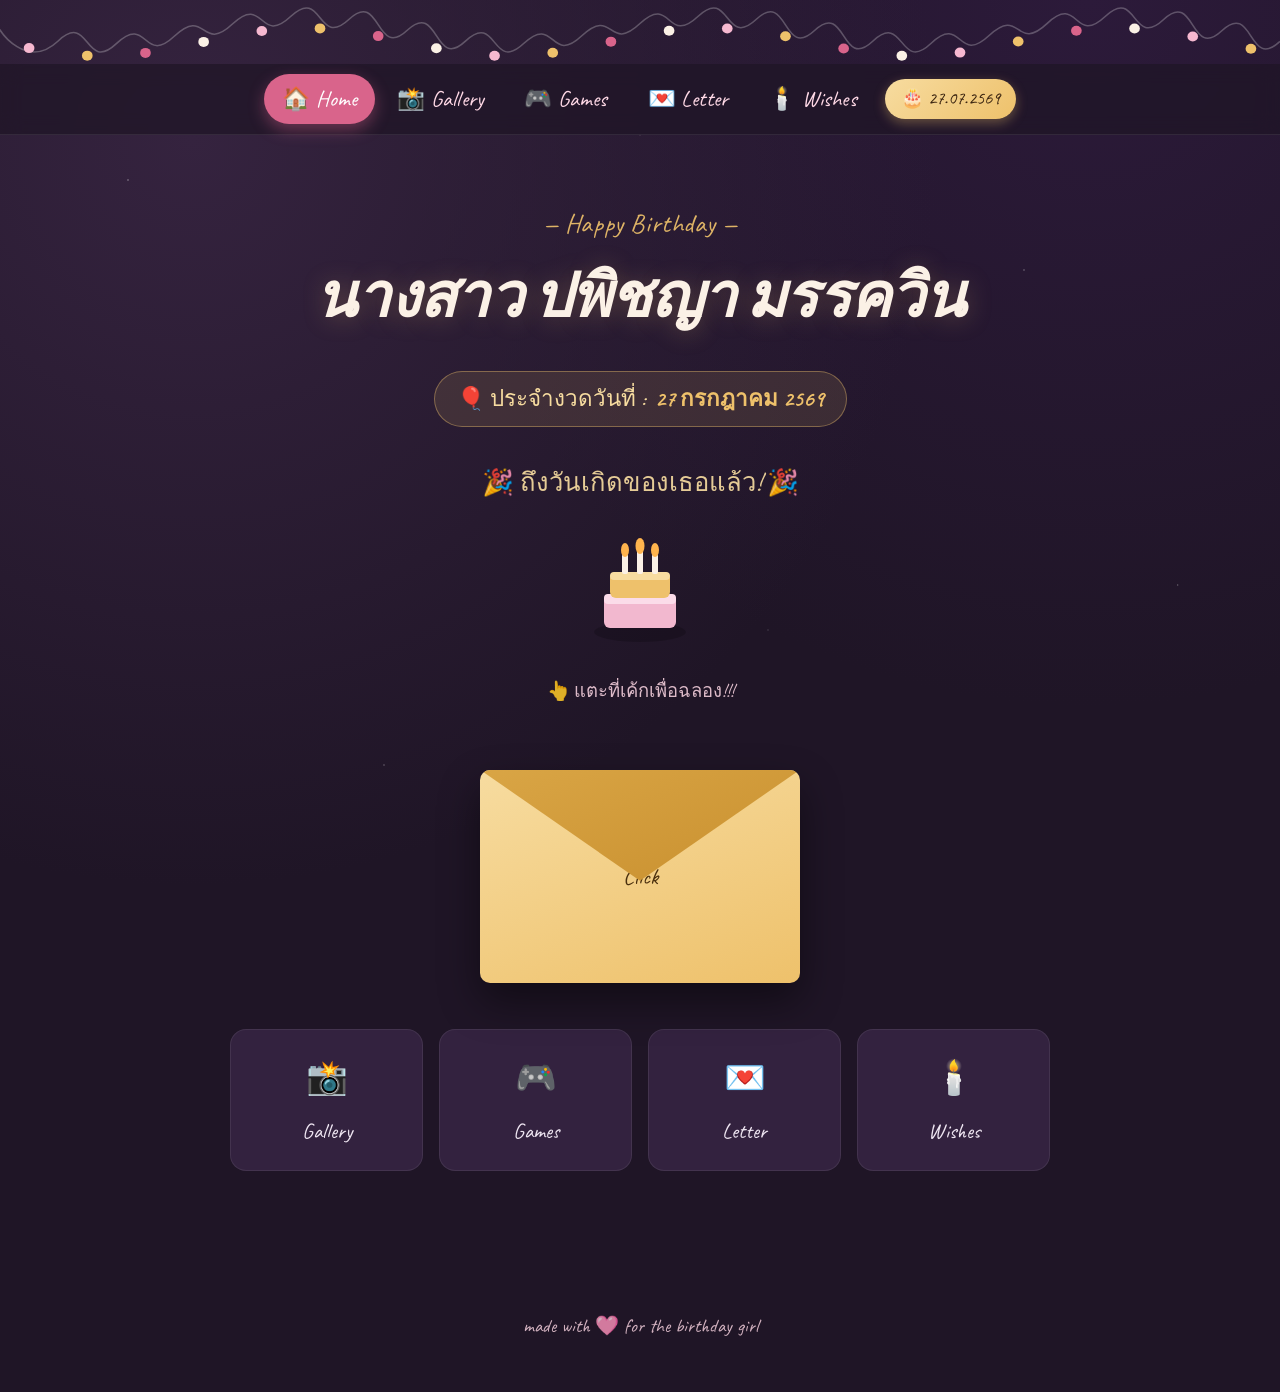
<file: index.html>
<!DOCTYPE html>
<html lang="th">
<head>
<meta charset="UTF-8">
<meta name="viewport" content="width=device-width, initial-scale=1.0">
<title>Happy Birthday 🎂</title>
<link rel="preconnect" href="https://fonts.googleapis.com">
<link href="https://fonts.googleapis.com/css2?family=Fraunces:ital,wght@0,500;0,600;1,600&family=Caveat:wght@500;700&family=Poppins:wght@400;500;600&display=swap" rel="stylesheet">
<link rel="stylesheet" href="assets/style.css">
<style>
  .cover{
    min-height:calc(100vh - 64px);
    display:flex; flex-direction:column; align-items:center; justify-content:center;
    text-align:center;
    padding:20px;
  }
  .cake-wrap{ cursor:pointer; user-select:none; margin-bottom:6px; }
  .envelope{
    margin-top:38px;
    width:min(320px, 80vw);
    aspect-ratio:3/2;
    position:relative;
    cursor:pointer;
  }
  .envelope .body{
    position:absolute; inset:0;
    background:linear-gradient(160deg, var(--gold-soft), var(--gold));
    border-radius:10px;
    box-shadow:0 18px 40px var(--shadow);
    display:flex; align-items:center; justify-content:center;
  }
  .envelope .flap{
    position:absolute; top:0; left:0; width:100%; height:52%;
    background:linear-gradient(160deg,#d9a545,#c9902f);
    clip-path:polygon(0 0, 100% 0, 50% 100%);
    transform-origin:top;
    transition:transform .6s cubic-bezier(.6,-0.2,.3,1.4);
    border-radius:10px 10px 0 0;
    z-index:2;
  }
  .envelope.open .flap{ transform:rotateX(160deg); }
  .envelope .label{
    font-family:var(--font-hand); font-size:1.4rem; color:#4a2f0d; z-index:1;
  }
  .hint{ font-family:var(--font-hand); color:var(--pink-soft); font-size:1.15rem; margin-top:14px; opacity:.85;}
  .subtitle{ max-width:520px; margin:8px auto 0; color:var(--pink-soft); }
  .nav-cards{
    display:grid; grid-template-columns:repeat(auto-fit,minmax(150px,1fr));
    gap:16px; margin-top:46px; width:100%; max-width:820px;
  }
  .nav-card{
    background:var(--bg-card);
    border:1px solid rgba(255,255,255,.08);
    border-radius:16px;
    padding:22px 14px;
    text-align:center;
    transition:transform .35s cubic-bezier(.22,.68,.35,1), background .35s cubic-bezier(.22,.68,.35,1), box-shadow .35s cubic-bezier(.22,.68,.35,1);
  }
  .nav-card:hover{ transform:translateY(-6px) scale(1.03); background:var(--berry); box-shadow:0 16px 32px rgba(217,100,139,.35); }
  .nav-card .emoji{ font-size:clamp(1.7rem, 4vw, 2.1rem); display:block; margin-bottom:8px; transition:transform .35s cubic-bezier(.22,.68,.35,1); }
  .nav-card:hover .emoji{ transform:scale(1.15) rotate(-6deg); }
  .nav-card span{ font-family:var(--font-hand); font-size:clamp(1.15rem, 2.6vw, 1.35rem); }
  .hidden-msg{
    display:none;
    margin-top:26px;
    max-width:480px;
  }
</style>
</head>
<body>
<div class="garland" id="garland-top"></div>
<nav class="topnav">
  <a href="index.html">🏠 Home</a>
  <a href="gallery.html">📸 Gallery</a>
  <a href="games.html">🎮 Games</a>
  <a href="letter.html">💌 Letter</a>
  <a href="wish.html">🕯️ Wishes</a>
  <span class="date-pill">🎂 27.07.2569</span>
</nav>

<main>
  <section class="cover">
    <p class="eyebrow">—  Happy Birthday  —</p>
    <h1> นางสาว ปพิชญา มรรควิน</h1>
    <div class="bday-badge">🎈 ประจำงวดวันที่ : <strong>27 กรกฎาคม 2569</strong></div>

    <div class="countdown" id="countdown"></div>

    <div class="cake-wrap" id="cakeBtn" title="กดฉันสิ!">
      <svg width="140" height="140" viewBox="0 0 140 140">
        <ellipse cx="70" cy="118" rx="46" ry="10" fill="#00000030"/>
        <rect x="34" y="80" width="72" height="34" rx="6" fill="#f2b8cf"/>
        <rect x="34" y="80" width="72" height="10" rx="4" fill="#fbdce9"/>
        <rect x="40" y="58" width="60" height="26" rx="6" fill="#eec16b"/>
        <rect x="40" y="58" width="60" height="8" rx="4" fill="#f7dca0"/>
        <g id="candles">
          <rect x="52" y="40" width="6" height="20" rx="2" fill="#fbf1e6"/>
          <rect x="67" y="36" width="6" height="24" rx="2" fill="#fbf1e6"/>
          <rect x="82" y="40" width="6" height="20" rx="2" fill="#fbf1e6"/>
          <ellipse class="flame" cx="55" cy="36" rx="4" ry="7" fill="#ffb44d"/>
          <ellipse class="flame" cx="70" cy="32" rx="4.5" ry="8" fill="#ffb44d"/>
          <ellipse class="flame" cx="85" cy="36" rx="4" ry="7" fill="#ffb44d"/>
        </g>
      </svg>
      <p class="hint">👆 แตะที่เค้กเพื่อฉลอง!!!</p>
    </div>

    <div class="envelope" id="envelope">
      <div class="flap"></div>
      <div class="body"><span class="label">Click</span></div>
    </div>
    <div class="hidden-msg card reveal" id="hiddenMsg">
      <p style="font-family:var(--font-hand); font-size:1.5rem; color:var(--gold-soft); margin:0;">
        " สุขสันต์วันเกิดนางสาวเกรท อายุครบ 20 ปีพร้อมพุงอีก 80 โล รักมากๆนะไอ้พุงย้วย "
      </p>
    </div>

    <div class="nav-cards">
      <a class="nav-card" href="gallery.html"><span class="emoji">📸</span><span>Gallery</span></a>
      <a class="nav-card" href="games.html"><span class="emoji">🎮</span><span>Games</span></a>
      <a class="nav-card" href="letter.html"><span class="emoji">💌</span><span>Letter</span></a>
      <a class="nav-card" href="wish.html"><span class="emoji">🕯️</span><span>Wishes</span></a>
    </div>
  </section>
</main>

<footer>made with 🩷 for the birthday girl</footer>

<script src="assets/common.js"></script>
<script>
  spawnBalloons();
  // นับถอยหลังไปวันที่ 27/07/2569 (พ.ศ.) = 27 กรกฎาคม 2026 (ค.ศ.), เที่ยงคืน
  buildCountdown('2026-07-27T00:00:00+07:00', 'countdown');

  const cakeBtn = document.getElementById('cakeBtn');
  cakeBtn.addEventListener('click', (e)=>{
    const r = cakeBtn.getBoundingClientRect();
    confettiBurst(r.left + r.width/2, r.top, 90);
  });

  const envelope = document.getElementById('envelope');
  const hiddenMsg = document.getElementById('hiddenMsg');
  envelope.addEventListener('click', ()=>{
    envelope.classList.toggle('open');
    if(envelope.classList.contains('open')){
      hiddenMsg.style.display = 'block';
      requestAnimationFrame(()=> hiddenMsg.classList.add('in'));
      const r = envelope.getBoundingClientRect();
      confettiBurst(r.left + r.width/2, r.top, 50);
    }
  });
</script>
</body>
</html>
</file>
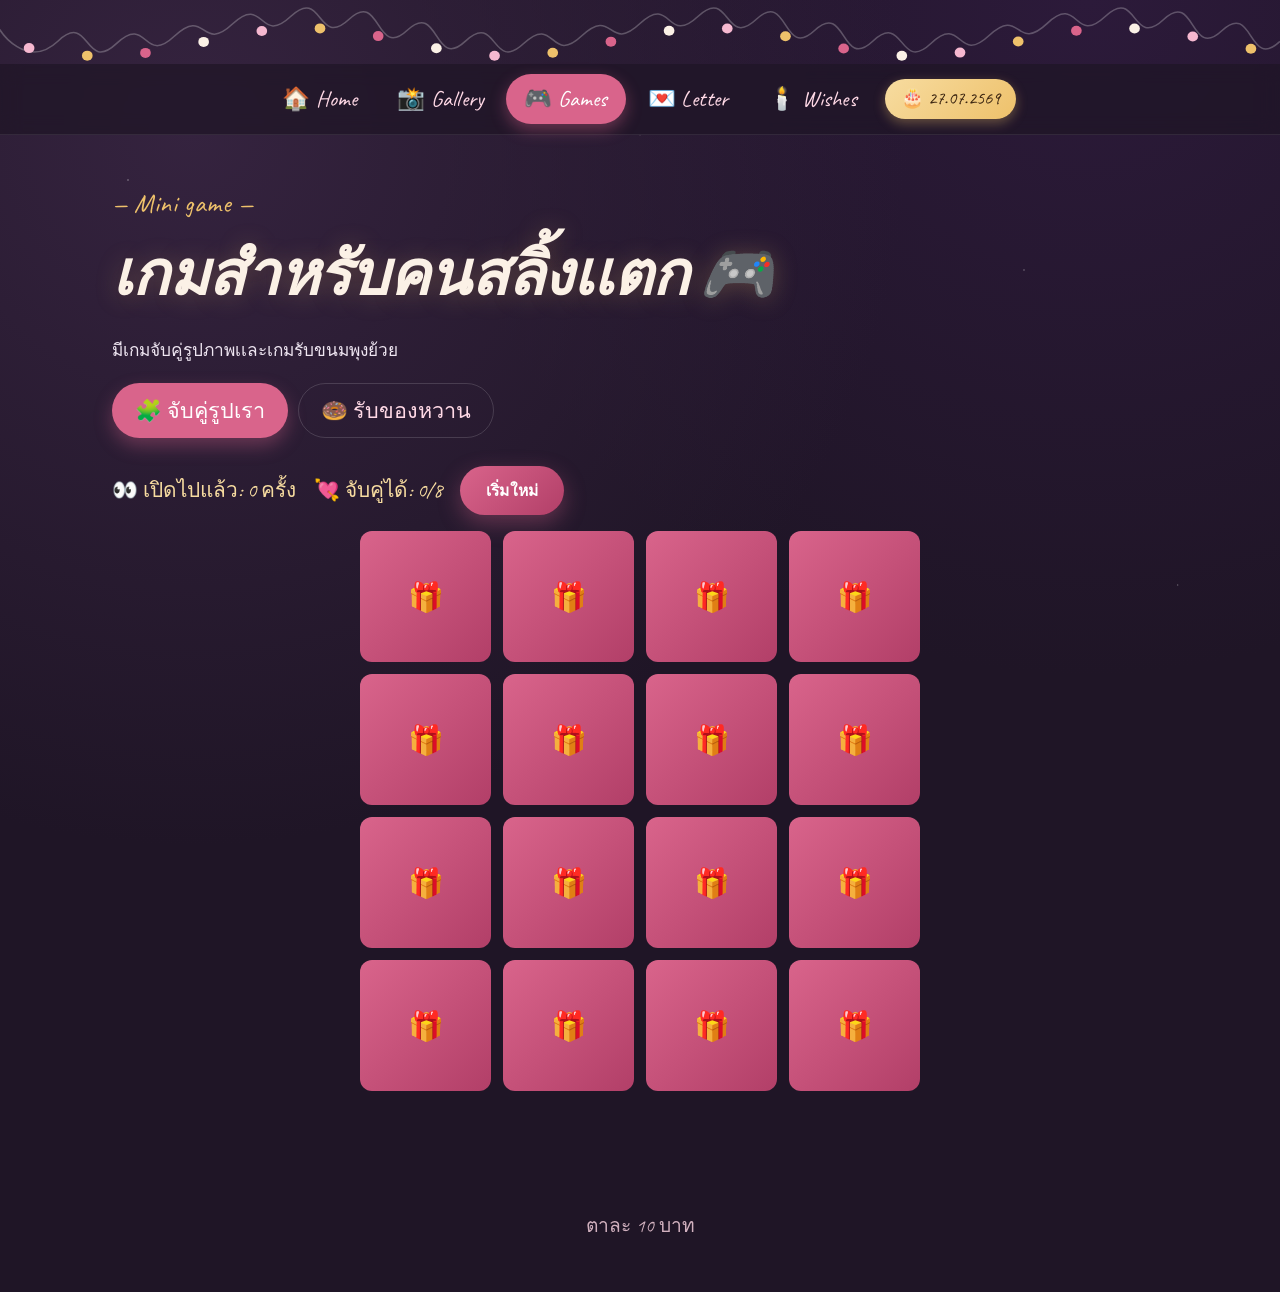
<file: games.html>
<!DOCTYPE html>
<html lang="th">
<head>
<meta charset="UTF-8">
<meta name="viewport" content="width=device-width, initial-scale=1.0">
<title>มินิเกมวันเกิด 🎮</title>
<link rel="preconnect" href="https://fonts.googleapis.com">
<link href="https://fonts.googleapis.com/css2?family=Fraunces:ital,wght@0,500;0,600;1,600&family=Caveat:wght@500;700&family=Poppins:wght@400;500;600&display=swap" rel="stylesheet">
<link rel="stylesheet" href="assets/style.css">
<style>
  .tabs{ display:flex; gap:10px; margin:18px 0 28px; flex-wrap:wrap; }
  .tab-btn{
    font-family:var(--font-hand); font-size:clamp(1.15rem,2.6vw,1.35rem);
    padding:9px 22px; border-radius:999px; border:1px solid rgba(255,255,255,.15);
    background:transparent; color:var(--pink-soft); cursor:pointer;
    transition:background .3s cubic-bezier(.22,.68,.35,1), color .3s, transform .3s cubic-bezier(.22,.68,.35,1), border-color .3s;
  }
  .tab-btn:hover{ transform:translateY(-2px); border-color:rgba(255,255,255,.3); }
  .tab-btn.active{ background:var(--berry); color:#fff; border-color:transparent; box-shadow:0 8px 18px rgba(217,100,139,.35); }
  .game-panel{ display:none; }
  .game-panel.active{ display:block; }

  /* memory game */
  .mem-topbar{ display:flex; gap:18px; align-items:center; flex-wrap:wrap; margin-bottom:16px; }
  .mem-stat{ font-family:var(--font-hand); font-size:clamp(1.1rem,2.4vw,1.3rem); color:var(--gold-soft); }
  .mem-grid{
    display:grid; grid-template-columns:repeat(4, 1fr);
    gap:12px; max-width:560px; margin:0 auto;
  }
  .mem-card{
    aspect-ratio:1/1; border-radius:12px; cursor:pointer;
    position:relative;
    perspective:800px;
  }
  .mem-card .inner{
    position:absolute; inset:0; transition:transform .55s cubic-bezier(.22,.68,.35,1);
    transform-style:preserve-3d;
  }
  .mem-card.flipped .inner, .mem-card.matched .inner{ transform:rotateY(180deg); }
  .mem-face{
    position:absolute; inset:0; backface-visibility:hidden;
    border-radius:12px; overflow:hidden;
    display:flex; align-items:center; justify-content:center;
  }
  .mem-back{
    background:linear-gradient(135deg, var(--berry), var(--berry-deep));
    font-size:1.8rem;
  }
  .mem-front{ transform:rotateY(180deg); background:#000; }
  .mem-front img{ width:100%; height:100%; object-fit:cover; }
  .mem-card.matched .mem-back, .mem-card.matched .mem-front{ box-shadow:0 0 0 3px var(--gold) inset; }
  .win-msg{ text-align:center; margin-top:20px; font-family:var(--font-hand); font-size:1.6rem; color:var(--gold-soft); display:none; }

  /* catch game */
  .catch-wrap{ text-align:center; }
  .catch-stage{
    position:relative; width:100%; max-width:640px; height:420px;
    margin:0 auto; border-radius:18px; overflow:hidden;
    background:linear-gradient(180deg,#241730,#150c1c);
    border:1px solid rgba(255,255,255,.08);
  }
  .falling{
    position:absolute; top:-40px; font-size:2rem; cursor:pointer; user-select:none;
    background:none; border:none; line-height:1;
  }
  .catch-hud{ display:flex; justify-content:center; gap:26px; margin:14px 0; font-family:var(--font-hand); font-size:1.4rem; color:var(--gold-soft); }
  .catch-over{
    position:absolute; inset:0; display:none; align-items:center; justify-content:center;
    flex-direction:column; background:rgba(20,12,26,.85); text-align:center; padding:20px;
  }
  .catch-over.show{ display:flex; }
</style>
</head>
<body>
<div class="garland" id="garland-top"></div>
<nav class="topnav">
  <a href="index.html">🏠 Home</a>
  <a href="gallery.html">📸 Gallery</a>
  <a href="games.html">🎮 Games</a>
  <a href="letter.html">💌 Letter</a>
  <a href="wish.html">🕯️ Wishes</a>
  <span class="date-pill">🎂 27.07.2569</span>
</nav>
<main>
  <p class="eyebrow reveal">— Mini game —</p>
  <h1 class="reveal">เกมสำหรับคนสลิ้งเเตก 🎮</h1>
  <p class="reveal">มีเกมจับคู่รูปภาพเเละเกมรับขนมพุงย้วย</p>

  <div class="tabs reveal">
    <button class="tab-btn active" data-tab="memory">🧩 จับคู่รูปเรา</button>
    <button class="tab-btn" data-tab="catch">🍩 รับของหวาน</button>
  </div>

  <!-- MEMORY GAME -->
  <section class="game-panel active" id="panel-memory">
    <div class="mem-topbar">
      <span class="mem-stat">👀 เปิดไปแล้ว: <span id="memTries">0</span> ครั้ง</span>
      <span class="mem-stat">💘 จับคู่ได้: <span id="memMatches">0</span>/8</span>
      <button class="btn" id="memRestart">เริ่มใหม่</button>
    </div>
    <div class="mem-grid" id="memGrid"></div>
    <p class="win-msg" id="memWin">เก่งมาก! จับคู่ครบทุกความทรงจำแล้ว 🥳🩷</p>
  </section>

  <!-- CATCH GAME -->
  <section class="game-panel" id="panel-catch">
    <div class="catch-hud">
      <span>⏱️ เวลา: <span id="catchTime">30</span>s</span>
      <span>🍰 คะแนน: <span id="catchScore">0</span></span>
    </div>
    <div class="catch-wrap">
      <div class="catch-stage" id="catchStage">
        <div class="catch-over" id="catchOver">
          <h2 style="margin-top:0;">หมดเวลา! 🎉</h2>
          <p>คะแนนสุดท้าย: <span id="catchFinal">0</span> ชิ้น</p>
          <button class="btn gold" id="catchAgain">เล่นอีกครั้ง</button>
        </div>
      </div>
      <p style="margin-top:14px; opacity:.8;">แตะของหวานที่ร่วงลงมาให้ทันก่อนมันตกพื้น!</p>
      <button class="btn" id="catchStart">เริ่มเกม ▶️</button>
    </div>
  </section>
</main>
<footer>ตาละ 10 บาท </footer>

<script src="assets/common.js"></script>
<script>
/* ---------------- tabs ---------------- */
document.querySelectorAll('.tab-btn').forEach(btn=>{
  btn.addEventListener('click', ()=>{
    document.querySelectorAll('.tab-btn').forEach(b=>b.classList.remove('active'));
    document.querySelectorAll('.game-panel').forEach(p=>p.classList.remove('active'));
    btn.classList.add('active');
    document.getElementById('panel-'+btn.dataset.tab).classList.add('active');
  });
});

/* ---------------- memory game ---------------- */
const photos = ['photo1','photo2','photo3','photo4','photo5','photo6','photo7','photo8'];
let memTries = 0, memMatches = 0, lockBoard = false, firstCard = null;

function shuffle(arr){
  for(let i=arr.length-1;i>0;i--){
    const j = Math.floor(Math.random()*(i+1));
    [arr[i],arr[j]] = [arr[j],arr[i]];
  }
  return arr;
}

function buildMemory(){
  memTries = 0; memMatches = 0; firstCard = null; lockBoard = false;
  document.getElementById('memTries').textContent = 0;
  document.getElementById('memMatches').textContent = 0;
  document.getElementById('memWin').style.display = 'none';
  const deck = shuffle([...photos, ...photos]);
  const grid = document.getElementById('memGrid');
  grid.innerHTML = '';
  deck.forEach((name, idx)=>{
    const card = document.createElement('div');
    card.className = 'mem-card';
    card.dataset.name = name;
    card.innerHTML = `
      <div class="inner">
        <div class="mem-face mem-back">🎁</div>
        <div class="mem-face mem-front"><img src="assets/img/${name}.jpeg" alt=""></div>
      </div>`;
    card.addEventListener('click', ()=>onCardClick(card));
    grid.appendChild(card);
  });
}

function onCardClick(card){
  if(lockBoard || card.classList.contains('flipped') || card.classList.contains('matched')) return;
  card.classList.add('flipped');
  if(!firstCard){
    firstCard = card;
    return;
  }
  memTries++;
  document.getElementById('memTries').textContent = memTries;
  lockBoard = true;
  if(firstCard.dataset.name === card.dataset.name){
    firstCard.classList.add('matched');
    card.classList.add('matched');
    memMatches++;
    document.getElementById('memMatches').textContent = memMatches;
    firstCard = null; lockBoard = false;
    if(memMatches === photos.length){
      document.getElementById('memWin').style.display = 'block';
      const stage = document.getElementById('memGrid').getBoundingClientRect();
      confettiBurst(stage.left+stage.width/2, stage.top, 100);
    }
  } else {
    setTimeout(()=>{
      firstCard.classList.remove('flipped');
      card.classList.remove('flipped');
      firstCard = null; lockBoard = false;
    }, 800);
  }
}
document.getElementById('memRestart').addEventListener('click', buildMemory);
buildMemory();

/* ---------------- catch game ---------------- */
const treats = ['🍰','🧁','🍩','🍭','🍫','🍓'];
let catchScore = 0, catchTimeLeft = 30, catchTimer = null, spawnTimer = null, catchRunning = false;

function spawnTreat(){
  const stage = document.getElementById('catchStage');
  const el = document.createElement('button');
  el.className = 'falling';
  el.textContent = treats[Math.floor(Math.random()*treats.length)];
  const stageW = stage.clientWidth;
  el.style.left = Math.max(10, Math.random()*(stageW-40)) + 'px';
  stage.appendChild(el);
  const duration = 2600 + Math.random()*1600;
  const anim = el.animate(
    [{ transform:'translateY(0)' }, { transform:`translateY(${stage.clientHeight+40}px)` }],
    { duration, easing:'linear' }
  );
  el.addEventListener('click', ()=>{
    if(!catchRunning) return;
    catchScore++;
    document.getElementById('catchScore').textContent = catchScore;
    const r = el.getBoundingClientRect();
    confettiBurst(r.left, r.top, 12);
    anim.cancel();
    el.remove();
  });
  anim.onfinish = ()=> el.remove();
}

function startCatch(){
  catchScore = 0; catchTimeLeft = 30; catchRunning = true;
  document.getElementById('catchScore').textContent = 0;
  document.getElementById('catchTime').textContent = 30;
  document.getElementById('catchOver').classList.remove('show');
  document.getElementById('catchStart').style.display = 'none';
  document.querySelectorAll('.falling').forEach(f=>f.remove());

  spawnTimer = setInterval(spawnTreat, 650);
  catchTimer = setInterval(()=>{
    catchTimeLeft--;
    document.getElementById('catchTime').textContent = catchTimeLeft;
    if(catchTimeLeft <= 0){
      endCatch();
    }
  }, 1000);
}

function endCatch(){
  catchRunning = false;
  clearInterval(spawnTimer);
  clearInterval(catchTimer);
  document.querySelectorAll('.falling').forEach(f=>f.remove());
  document.getElementById('catchFinal').textContent = catchScore;
  document.getElementById('catchOver').classList.add('show');
  document.getElementById('catchStart').style.display = 'inline-flex';
  document.getElementById('catchStart').textContent = 'เริ่มเกม ▶️';
}

document.getElementById('catchStart').addEventListener('click', startCatch);
document.getElementById('catchAgain').addEventListener('click', startCatch);
</script>
</body>
</html>
</file>
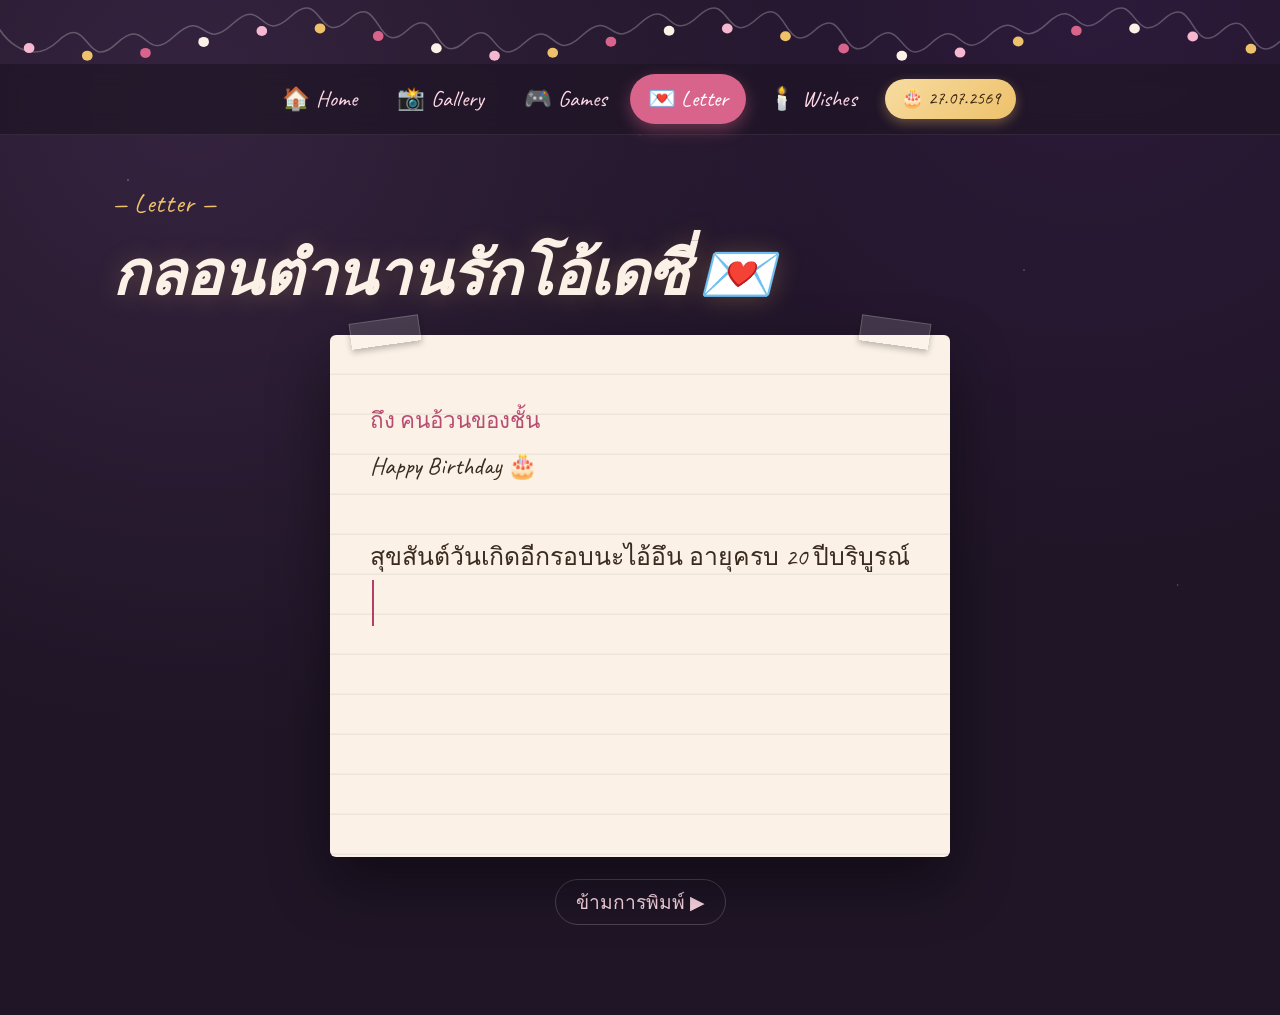
<file: letter.html>
<!DOCTYPE html>
<html lang="th">
<head>
<meta charset="UTF-8">
<meta name="viewport" content="width=device-width, initial-scale=1.0">
<title>จดหมายลับ 💌</title>
<link rel="preconnect" href="https://fonts.googleapis.com">
<link href="https://fonts.googleapis.com/css2?family=Fraunces:ital,wght@0,500;0,600;1,600&family=Caveat:wght@500;700&family=Poppins:wght@400;500;600&display=swap" rel="stylesheet">
<link rel="stylesheet" href="assets/style.css">
<style>
  .paper{
    max-width:620px; margin:20px auto 0;
    background:var(--cream);
    color:#3a2b1f;
    border-radius:6px;
    padding:44px 40px 50px;
    box-shadow:0 24px 60px var(--shadow);
    position:relative;
    background-image:
      linear-gradient(transparent 38px, rgba(0,0,0,.05) 39px);
    background-size:100% 40px;
  }
  .paper .tape{ top:-16px; }
  .paper .tape.left{ left:20px; transform:rotate(-8deg); }
  .paper .tape.right{ left:auto; right:20px; transform:rotate(8deg); }
  .letter-heading{
    font-family:var(--font-hand); font-size:1.4rem; color:var(--berry-deep);
    margin-bottom:2px;
  }
  .letter-body{
    font-family:var(--font-hand);
    font-size:clamp(1.25rem, 2.8vw, 1.55rem);
    line-height:1.85;
    white-space:pre-wrap;
    min-height:280px;
  }
  .caret{ display:inline-block; width:2px; background:var(--berry-deep); animation:blink 1s step-start infinite; margin-left:2px; }
  @keyframes blink{ 50%{ opacity:0; } }
  .sign{ text-align:right; margin-top:14px; font-family:var(--font-hand); font-size:1.6rem; color:var(--berry-deep); }
  .skip-btn{
    display:block; margin:22px auto 0;
    background:none; border:1px solid rgba(255,255,255,.2);
    color:var(--pink-soft); font-family:var(--font-hand); font-size:clamp(1.05rem,2.2vw,1.2rem);
    padding:7px 20px; border-radius:999px; cursor:pointer;
    transition:background .3s cubic-bezier(.22,.68,.35,1), border-color .3s, transform .3s cubic-bezier(.22,.68,.35,1);
  }
  .skip-btn:hover{ background:rgba(255,255,255,.08); border-color:rgba(255,255,255,.35); transform:translateY(-2px); }
</style>
</head>
<body>
<div class="garland" id="garland-top"></div>
<nav class="topnav">
  <a href="index.html">🏠 Home</a>
  <a href="gallery.html">📸 Gallery</a>
  <a href="games.html">🎮 Games</a>
  <a href="letter.html">💌 Letter</a>
  <a href="wish.html">🕯️ Wishes</a>
  <span class="date-pill">🎂 27.07.2569</span>
</nav>
<main>
  <p class="eyebrow reveal">— Letter —</p>
  <h1 class="reveal">กลอนตำนานรักโอ้เดซี่ 💌</h1>

  <article class="paper reveal">
    <div class="tape left"></div>
    <div class="tape right"></div>
    <p class="letter-heading">ถึง คนอ้วนของชั้น</p>
    <div class="letter-body" id="letterBody"></div>
    <p class="sign" id="signLine" style="opacity:0;">รักมักๆนะไอ้อ้วน🩷</p>
  </article>

  <button class="skip-btn" id="skipBtn">ข้ามการพิมพ์ ▶</button>
</main>

<script src="assets/common.js"></script>
<script>
const fullText = `Happy Birthday 🎂

สุขสันต์วันเกิดอีกรอบนะไอ้อึน อายุครบ 20 ปีบริบูรณ์ เลือกใช้ชีวิตให้มีความสุขเข้าไว้ในทุกวัน ใช้ชีวิตไปทีละวัน เรื่องไหนเราสามารถเเก้ปัญหาได้ก็ไม่ต้องเครียด พยายามโตไปทีละนิด ก้าวทีละก้าว ภูมิใจในตัวเองเยอะๆที่ผ่านอะไรมาได้ตลอด เรื่องเรียนก็ไปทีละสเต็ป อย่างน้อยปี 1 ของเเกก็ไม่ได้มีไรผิดพลาดเยอะเมื่อเทียบกับชั้นกับคนอื่นๆ เเกเริ่มต้นมาได้ดีเเล้วเเละชั้นก็ภูมิใจในตัวเเกมากๆ ชั้นมีหน้าที่เเค่สอน เเนะนำ เตือน ซึ่งเเกก็ทำหน้าที่ตัวเองได้ดี เเละชั้นก็จะทำหน้าที่เเบบนี้ต่อไป ขอเเค่เเกเชื่อมั่นในตัวเองชั้นก็จะเชื่อมั่นในตัวเเกด้วย สุดท้าย ชั้นรักเเกมากๆละก็อยากให้ในสิ่งที่ดีที่สุด ขอบคุณที่อยู่ยังด้วยกันมาเเละซัพพอร์ทมาโดยตลอด หวังว่าจะเป็นเเบบนี้ไปเรื่อยๆ นะจะ🩷`;

const bodyEl = document.getElementById('letterBody');
const signEl = document.getElementById('signLine');
let i = 0, typing = null;

function typeStep(){
  if(i <= fullText.length){
    bodyEl.innerHTML = fullText.slice(0,i).replace(/\n/g,'<br>') + '<span class="caret">&nbsp;</span>';
    i += 2;
    typing = setTimeout(typeStep, 28);
  } else {
    bodyEl.innerHTML = fullText.replace(/\n/g,'<br>');
    signEl.style.transition = 'opacity 1s';
    signEl.style.opacity = 1;
  }
}
typing = setTimeout(typeStep, 400);

document.getElementById('skipBtn').addEventListener('click', ()=>{
  clearTimeout(typing);
  i = fullText.length + 1;
  bodyEl.innerHTML = fullText.replace(/\n/g,'<br>');
  signEl.style.transition = 'opacity .4s';
  signEl.style.opacity = 1;
});
</script>
</body>
</html>
</file>
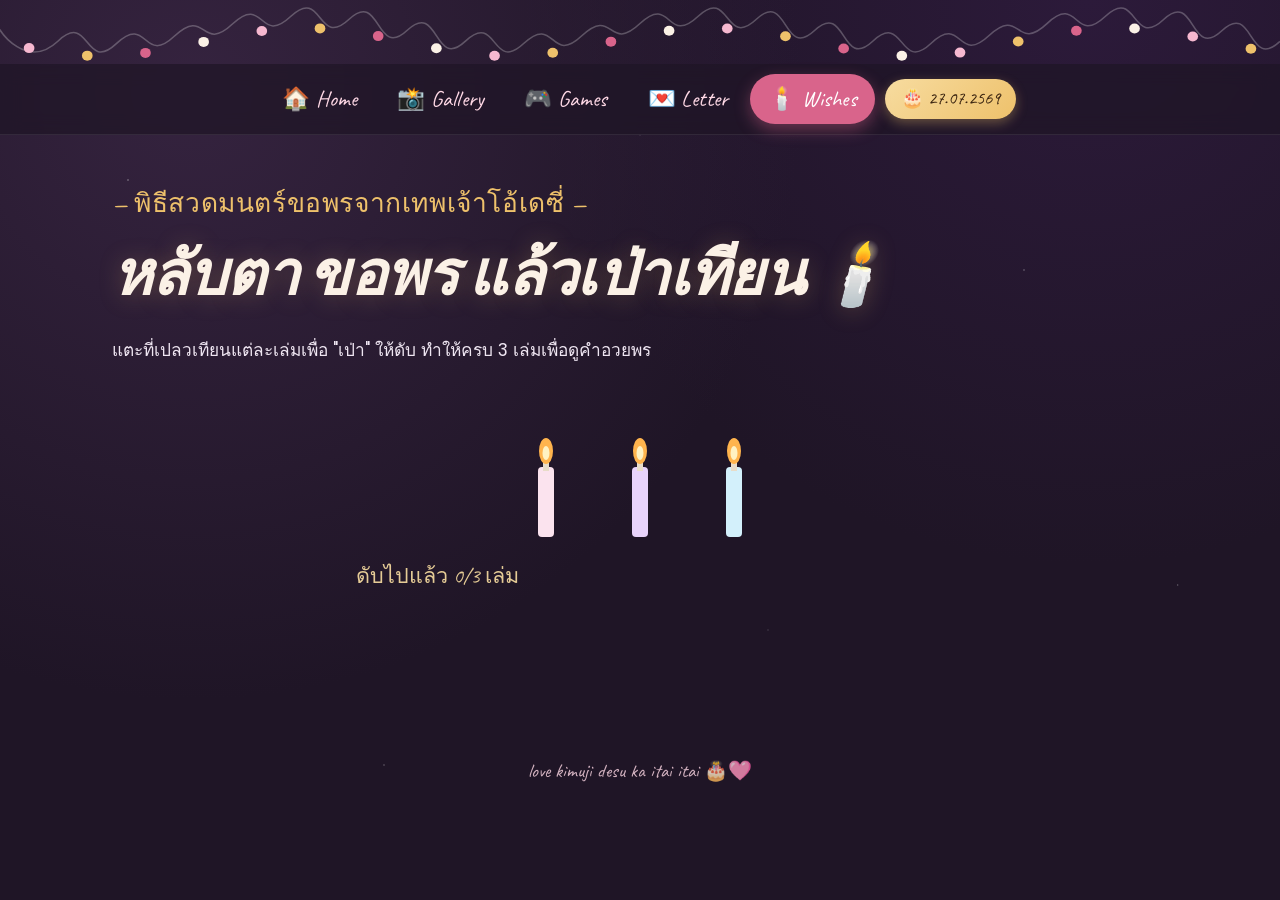
<file: wish.html>
<!DOCTYPE html>
<html lang="th">
<head>
<meta charset="UTF-8">
<meta name="viewport" content="width=device-width, initial-scale=1.0">
<title>เป่าเทียนขอพร 🕯️</title>
<link rel="preconnect" href="https://fonts.googleapis.com">
<link href="https://fonts.googleapis.com/css2?family=Fraunces:ital,wght@0,500;0,600;1,600&family=Caveat:wght@500;700&family=Poppins:wght@400;500;600&display=swap" rel="stylesheet">
<link rel="stylesheet" href="assets/style.css">
<style>
  .wish-stage{ text-align:center; padding:10px 0 20px; }
  .candles{ display:flex; justify-content:center; gap:34px; margin:34px 0 10px; flex-wrap:wrap; }
  .candle{ cursor:pointer; user-select:none; }
  .candle svg{ display:block; }
  .flame{ transform-origin:center bottom; animation:flicker 1.6s ease-in-out infinite; }
  @keyframes flicker{
    0%,100%{ transform:scaleY(1) translateX(0); }
    50%{ transform:scaleY(1.15) translateX(1px); }
  }
  .candle.out .flame{ display:none; }
  .candle .smoke{ display:none; opacity:.55; }
  .candle.out .smoke{ display:block; animation:smokeUp 1.6s ease-out forwards; }
  @keyframes smokeUp{
    0%{ opacity:.6; transform:translateY(0) scale(1); }
    100%{ opacity:0; transform:translateY(-30px) scale(1.8); }
  }
  .progress{ font-family:var(--font-hand); font-size:clamp(1.15rem,2.6vw,1.35rem); color:var(--gold-soft); margin-top:8px; }
  .candle{ transition:transform .3s cubic-bezier(.22,.68,.35,1); }
  .candle:hover{ transform:translateY(-4px) scale(1.05); }
  .final-card{
    max-width:520px; margin:34px auto 0; display:none;
  }
  .final-card.show{ display:block; }
  .final-card .polaroid{ width:100%; }
  .final-card .polaroid img{ height:260px; }
  .wish-quote{ font-family:var(--font-hand); font-size:clamp(1.3rem,2.8vw,1.6rem); color:var(--gold-soft); margin-top:18px; line-height:1.6; }
  .home-btn{ margin-top:26px; }
</style>
</head>
<body>
<div class="garland" id="garland-top"></div>
<nav class="topnav">
  <a href="index.html">🏠 Home</a>
  <a href="gallery.html">📸 Gallery</a>
  <a href="games.html">🎮 Games</a>
  <a href="letter.html">💌 Letter</a>
  <a href="wish.html">🕯️ Wishes</a>
  <span class="date-pill">🎂 27.07.2569</span>
</nav>
<main>
  <p class="eyebrow reveal">— พิธีสวดมนตร์ขอพรจากเทพเจ้าโอ้เดซี่ —</p>
  <h1 class="reveal">หลับตา ขอพร แล้วเป่าเทียน 🕯️</h1>
  <p class="reveal">แตะที่เปลวเทียนแต่ละเล่มเพื่อ "เป่า" ให้ดับ ทำให้ครบ 3 เล่มเพื่อดูคำอวยพร</p>

  <div class="wish-stage">
    <div class="candles" id="candles">
      <div class="candle" data-i="1">
        <svg width="60" height="120" viewBox="0 0 60 120">
          <rect x="22" y="40" width="16" height="70" rx="4" fill="#fbe3ee"/>
          <rect x="22" y="40" width="16" height="70" rx="4" fill="url(#stripe)"/>
          <rect x="27" y="30" width="6" height="14" fill="#e8dcc8"/>
          <ellipse class="flame" cx="30" cy="24" rx="7" ry="13" fill="#ffb44d"/>
          <ellipse class="flame" cx="30" cy="26" rx="3.5" ry="7" fill="#fff2c2"/>
          <g class="smoke"><path d="M30,15 q6,-10 0,-18 q-6,-8 0,-16" stroke="#ccc" stroke-width="3" fill="none"/></g>
        </svg>
      </div>
      <div class="candle" data-i="2">
        <svg width="60" height="120" viewBox="0 0 60 120">
          <rect x="22" y="40" width="16" height="70" rx="4" fill="#e8d3fb"/>
          <rect x="27" y="30" width="6" height="14" fill="#e8dcc8"/>
          <ellipse class="flame" cx="30" cy="24" rx="7" ry="13" fill="#ffb44d"/>
          <ellipse class="flame" cx="30" cy="26" rx="3.5" ry="7" fill="#fff2c2"/>
          <g class="smoke"><path d="M30,15 q6,-10 0,-18 q-6,-8 0,-16" stroke="#ccc" stroke-width="3" fill="none"/></g>
        </svg>
      </div>
      <div class="candle" data-i="3">
        <svg width="60" height="120" viewBox="0 0 60 120">
          <rect x="22" y="40" width="16" height="70" rx="4" fill="#d3f0fb"/>
          <rect x="27" y="30" width="6" height="14" fill="#e8dcc8"/>
          <ellipse class="flame" cx="30" cy="24" rx="7" ry="13" fill="#ffb44d"/>
          <ellipse class="flame" cx="30" cy="26" rx="3.5" ry="7" fill="#fff2c2"/>
          <g class="smoke"><path d="M30,15 q6,-10 0,-18 q-6,-8 0,-16" stroke="#ccc" stroke-width="3" fill="none"/></g>
        </svg>
      </div>
    </div>
    <p class="progress" id="progressText">ดับไปแล้ว 0/3 เล่ม</p>

    <div class="final-card card" id="finalCard">
      <figure class="polaroid">
        <img src="assets/img/photo9.JPG" alt="เรา">
        <figcaption>ขอให้ทุกปีที่ผ่านมีแต่รอยยิ้ม 🩷</figcaption>
      </figure>
      <p class="wish-quote">" ขอให้พรสมหวังตามปราถนาทุกอย่างเเละจะเป็นกำลังใจเเบบนี้ไปเรื่อยๆนะจะ"</p>
      <a class="btn home-btn" href="index.html">🏠 กลับไปหน้าแรก</a>
    </div>
  </div>
</main>
<footer>love kimuji desu ka itai itai 🎂🩷</footer>

<script src="assets/common.js"></script>
<script>
  let blownOut = 0;
  const candles = document.querySelectorAll('.candle');
  const total = candles.length;
  candles.forEach(c=>{
    c.addEventListener('click', ()=>{
      if(c.classList.contains('out')) return;
      c.classList.add('out');
      blownOut++;
      document.getElementById('progressText').textContent = `ดับไปแล้ว ${blownOut}/${total} เล่ม`;
      if(blownOut === total){
        setTimeout(()=>{
          const card = document.getElementById('finalCard');
          card.classList.add('show');
          const r = card.getBoundingClientRect();
          confettiBurst(window.innerWidth/2, 40, 120);
          card.scrollIntoView({behavior:'smooth', block:'center'});
        }, 500);
      }
    });
  });
  spawnBalloons(['#eec16b','#d9648b']);
</script>
</body>
</html>
</file>
<file: assets/style.css>
/* =========================================================
   Midnight Scrapbook Party — shared design system
   ========================================================= */
:root{
  --bg: #1f1526;
  --bg-soft: #2a1b34;
  --bg-card: #33223f;
  --pink: #f6b8d0;
  --pink-soft: #ffd9e6;
  --gold: #eec16b;
  --gold-soft: #f7dca0;
  --berry: #d9648b;
  --berry-deep: #b23f68;
  --cream: #fbf1e6;
  --ink: #efe6f2;
  --shadow: rgba(0,0,0,.45);
  --tape: rgba(255,255,255,.14);
  --font-display: "Fraunces", Georgia, serif;
  --font-hand: "Caveat", cursive;
  --font-body: "Poppins", "Sarabun", sans-serif;
}

*{ box-sizing:border-box; }
html{ scroll-behavior:smooth; }
::selection{ background:var(--berry); color:#fff; }
body{
  margin:0;
  min-height:100vh;
  font-family:var(--font-body);
  color:var(--ink);
  font-size:16px;
  line-height:1.6;
  -webkit-font-smoothing:antialiased;
  text-rendering:optimizeLegibility;
  background:
    radial-gradient(circle at 15% 10%, #35233f 0%, transparent 45%),
    radial-gradient(circle at 85% 0%, #2c1a3a 0%, transparent 40%),
    var(--bg);
  overflow-x:hidden;
  position:relative;
  animation:pageIn .6s cubic-bezier(.22,.68,.35,1);
}
@keyframes pageIn{
  from{ opacity:0; }
  to{ opacity:1; }
}

/* soft floating stars in background */
body::before{
  content:"";
  position:fixed; inset:0;
  background-image:
    radial-gradient(2px 2px at 10% 20%, rgba(255,255,255,.5) 0, transparent 60%),
    radial-gradient(2px 2px at 80% 30%, rgba(255,255,255,.4) 0, transparent 60%),
    radial-gradient(1.5px 1.5px at 60% 70%, rgba(255,255,255,.35) 0, transparent 60%),
    radial-gradient(2px 2px at 30% 85%, rgba(255,255,255,.35) 0, transparent 60%),
    radial-gradient(1.5px 1.5px at 50% 15%, rgba(255,255,255,.3) 0, transparent 60%),
    radial-gradient(2px 2px at 92% 65%, rgba(255,255,255,.35) 0, transparent 60%);
  pointer-events:none;
  z-index:0;
}

a{ color:inherit; text-decoration:none; }

/* ---------- garland (signature element) ---------- */
.garland{
  position:relative;
  width:100%;
  height:64px;
  z-index:5;
  pointer-events:none;
}
.garland svg{ width:100%; height:100%; display:block; }
.bulb{ animation: twinkle 2.4s ease-in-out infinite; transform-origin:center; }
.bulb:nth-child(2n){ animation-delay:.4s; }
.bulb:nth-child(3n){ animation-delay:.8s; }
.bulb:nth-child(4n){ animation-delay:1.2s; }
@keyframes twinkle{
  0%,100%{ opacity:.55; filter:drop-shadow(0 0 2px currentColor); }
  50%{ opacity:1; filter:drop-shadow(0 0 8px currentColor); }
}

/* ---------- nav ---------- */
.topnav{
  position:sticky; top:0; z-index:20;
  display:flex; align-items:center; justify-content:center; gap:4px;
  flex-wrap:wrap;
  padding:10px 18px;
  background:rgba(31,21,38,.72);
  backdrop-filter:blur(10px);
  border-bottom:1px solid rgba(255,255,255,.08);
}
.topnav a{
  position:relative;
  font-family:var(--font-hand);
  font-size:1.4rem;
  letter-spacing:.2px;
  padding:7px 18px;
  border-radius:999px;
  color:var(--pink-soft);
  transition:background .35s cubic-bezier(.22,.68,.35,1), color .35s, transform .35s cubic-bezier(.22,.68,.35,1);
  white-space:nowrap;
}
.topnav a:hover{
  background:rgba(217,100,139,.25);
  color:#fff;
  transform:translateY(-1px);
}
.topnav a.active{
  background:var(--berry);
  color:#fff;
  box-shadow:0 6px 16px rgba(217,100,139,.4);
}

/* ---------- date badge (shown on every page) ---------- */
.date-pill{
  display:inline-flex; align-items:center; gap:6px;
  font-family:var(--font-hand);
  font-size:1.15rem;
  color:#3a2410;
  background:linear-gradient(135deg, var(--gold-soft), var(--gold));
  padding:5px 16px;
  border-radius:999px;
  margin-left:6px;
  box-shadow:0 4px 12px rgba(238,193,107,.35);
  white-space:nowrap;
}

/* ---------- layout ---------- */
main{
  position:relative;
  z-index:2;
  max-width:1100px;
  margin:0 auto;
  padding:20px 22px 90px;
}

.eyebrow{
  display:block;
  font-family:var(--font-hand);
  color:var(--gold);
  font-size:clamp(1.35rem, 2.6vw, 1.65rem);
  letter-spacing:.6px;
  margin-bottom:2px;
}

h1, h2, h3{
  font-family:var(--font-display);
  font-weight:600;
  color:var(--cream);
  letter-spacing:-.01em;
  margin:.2em 0 .45em;
}
h1{
  font-size:clamp(2.3rem, 6.2vw, 3.8rem);
  font-style:italic;
  line-height:1.12;
  text-shadow:0 2px 24px rgba(238,193,107,.25);
}
h2{ font-size:clamp(1.65rem, 4.2vw, 2.35rem); line-height:1.2; }
h3{ font-size:clamp(1.25rem, 3vw, 1.6rem); line-height:1.25; }

p{
  font-size:clamp(.98rem, 1.4vw, 1.08rem);
  line-height:1.75;
  color:var(--ink);
  opacity:.92;
  max-width:65ch;
}

/* ---------- buttons ---------- */
.btn{
  display:inline-flex; align-items:center; gap:8px;
  font-family:var(--font-body);
  font-weight:600;
  font-size:.98rem;
  letter-spacing:.2px;
  padding:12px 26px;
  border-radius:999px;
  border:none;
  cursor:pointer;
  background:linear-gradient(135deg, var(--berry), var(--berry-deep));
  color:#fff;
  box-shadow:0 8px 22px rgba(217,100,139,.35);
  transition:transform .3s cubic-bezier(.22,.68,.35,1), box-shadow .3s cubic-bezier(.22,.68,.35,1), filter .3s;
}
.btn:hover{ transform:translateY(-3px); box-shadow:0 14px 30px rgba(217,100,139,.45); filter:brightness(1.06); }
.btn.gold{
  background:linear-gradient(135deg, var(--gold), #d99a3a);
  color:#3a2410;
  box-shadow:0 8px 22px rgba(238,193,107,.35);
}
.btn.gold:hover{ box-shadow:0 14px 30px rgba(238,193,107,.45); }
.btn:active{ transform:translateY(0) scale(.97); }
.btn:focus-visible, a:focus-visible, button:focus-visible{
  outline:2px solid var(--gold-soft);
  outline-offset:3px;
}

/* ---------- polaroid photos ---------- */
.polaroid{
  background:var(--cream);
  padding:12px 12px 46px;
  border-radius:4px;
  box-shadow:0 14px 30px var(--shadow);
  display:inline-block;
  position:relative;
  transition:transform .45s cubic-bezier(.22,.68,.35,1), box-shadow .45s cubic-bezier(.22,.68,.35,1);
}
.polaroid img{
  display:block;
  width:100%;
  height:100%;
  object-fit:cover;
  border-radius:1px;
  background:#000;
}
.polaroid figcaption{
  font-family:var(--font-hand);
  font-size:1.3rem;
  letter-spacing:.2px;
  color:#3a2b1f;
  text-align:center;
  margin-top:10px;
}
.polaroid:hover{ transform:translateY(-8px) scale(1.02) rotate(0deg) !important; box-shadow:0 26px 46px var(--shadow); z-index:5; }

.tape{
  position:absolute;
  width:70px; height:26px;
  background:var(--tape);
  border:1px solid rgba(255,255,255,.18);
  top:-14px; left:50%;
  transform:translateX(-50%) rotate(-4deg);
  box-shadow:0 3px 6px rgba(0,0,0,.25);
}

/* ---------- card ---------- */
.card{
  background:var(--bg-card);
  border:1px solid rgba(255,255,255,.06);
  border-radius:18px;
  padding:28px;
  box-shadow:0 14px 34px var(--shadow);
}

/* ---------- footer ---------- */
footer{
  position:relative; z-index:2;
  text-align:center;
  padding:30px 16px 50px;
  font-family:var(--font-hand);
  font-size:1.2rem;
  color:var(--pink-soft);
  opacity:.8;
}

/* ---------- confetti ---------- */
.confetti-piece{
  position:fixed;
  top:-20px;
  border-radius:2px;
  pointer-events:none;
  z-index:999;
  animation:fall linear forwards;
}
@keyframes fall{
  to{ transform:translateY(110vh) rotate(540deg); opacity:.9; }
}

/* ---------- floating balloons ---------- */
.balloon{
  position:fixed;
  bottom:-140px;
  width:46px; height:58px;
  border-radius:50% 50% 50% 50% / 60% 60% 40% 40%;
  z-index:1;
  pointer-events:none;
  animation:rise linear forwards;
  opacity:.85;
}
.balloon::after{
  content:"";
  position:absolute;
  bottom:-40px; left:50%;
  width:1px; height:40px;
  background:rgba(255,255,255,.3);
}
@keyframes rise{
  to{ transform:translateY(-115vh) translateX(var(--drift, 20px)); }
}

@media (max-width:640px){
  .topnav a{ font-size:1.15rem; padding:5px 11px; }
  main{ padding:16px 14px 70px; }
}

.reveal{
  opacity:0;
  transform:translateY(22px);
  transition:opacity .8s cubic-bezier(.22,.68,.35,1), transform .8s cubic-bezier(.22,.68,.35,1);
}
.reveal.in{ opacity:1; transform:translateY(0); }

/* ---------- birthday date badge (hero) ---------- */
.bday-badge{
  display:inline-flex; align-items:center; gap:10px;
  margin:14px auto 6px;
  padding:9px 22px;
  border-radius:999px;
  background:rgba(238,193,107,.12);
  border:1px solid rgba(238,193,107,.4);
  font-family:var(--font-hand);
  font-size:clamp(1.15rem, 2.4vw, 1.4rem);
  color:var(--gold-soft);
}
.bday-badge strong{ color:var(--gold); font-weight:700; }

/* ---------- countdown ---------- */
.countdown{
  display:flex; justify-content:center; gap:14px;
  margin:28px auto 8px;
  flex-wrap:wrap;
}
.countdown .unit{
  background:var(--bg-card);
  border:1px solid rgba(238,193,107,.25);
  border-radius:16px;
  padding:14px 8px 10px;
  width:78px;
  text-align:center;
  box-shadow:0 10px 24px var(--shadow);
}
.countdown .num{
  display:block;
  font-family:var(--font-display);
  font-size:1.9rem;
  font-weight:600;
  color:var(--gold-soft);
  font-variant-numeric:tabular-nums;
  transition:transform .25s cubic-bezier(.22,.68,.35,1);
}
.countdown .num.tick{ transform:scale(1.18); }
.countdown .lbl{
  display:block;
  font-family:var(--font-hand);
  font-size:1rem;
  color:var(--pink-soft);
  margin-top:2px;
  opacity:.85;
}
.countdown.arrived .unit{ border-color:rgba(217,100,139,.5); }
</file>
